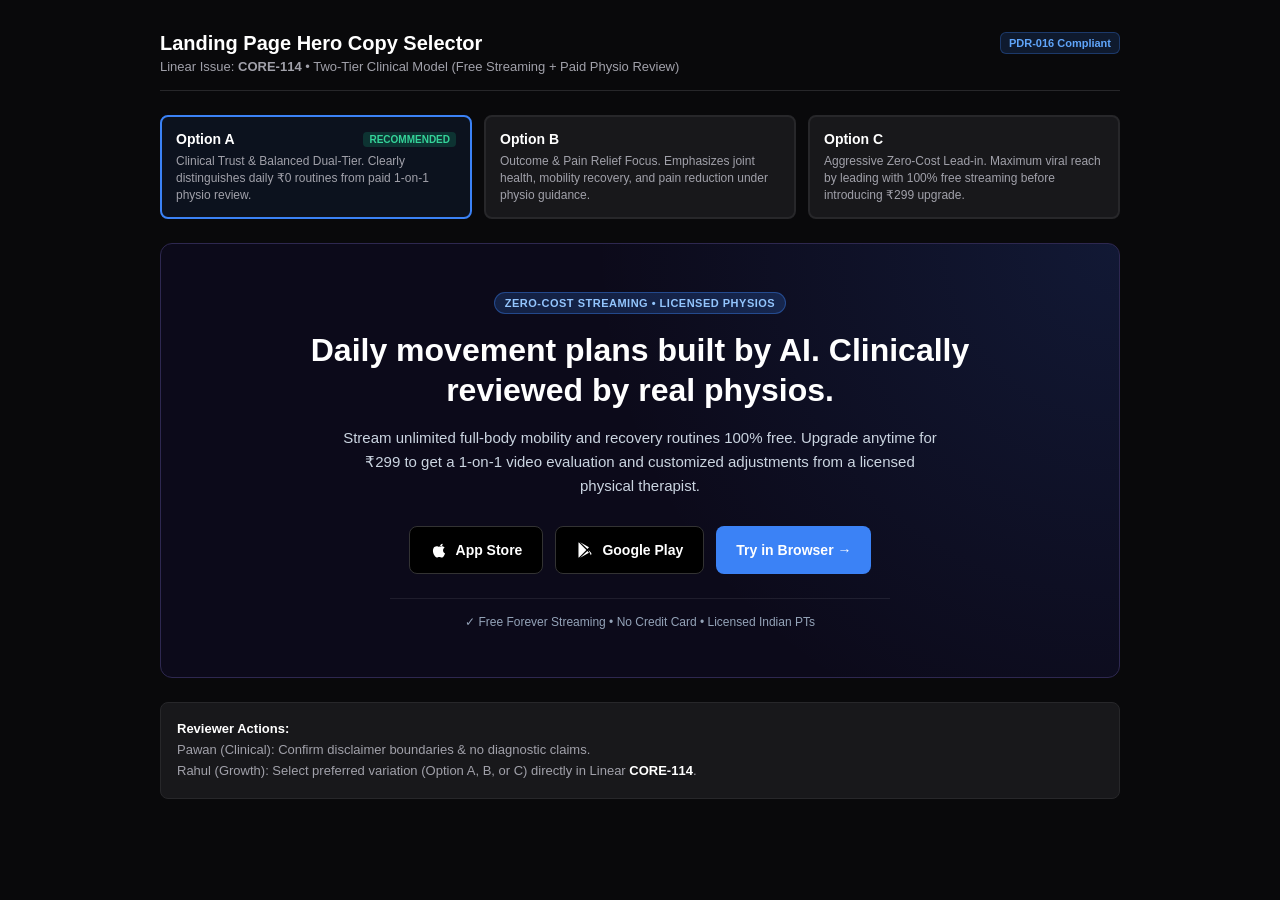
<file: docs/previews/core-114-hero-preview.html>
<!DOCTYPE html>
<html lang="en">
<head>
  <meta charset="UTF-8">
  <meta name="viewport" content="width=device-width, initial-scale=1.0">
  <title>CORE-114: Landing Hero Copy Review</title>
  <style>
    :root {
      --bg: #09090b;
      --card-bg: #18181b;
      --border: #27272a;
      --text: #fafafa;
      --muted: #a1a1aa;
      --primary: #3b82f6;
      --primary-hover: #2563eb;
      --accent-green: #10b981;
    }
    * { box-sizing: border-box; margin: 0; padding: 0; font-family: -apple-system, BlinkMacSystemFont, 'Segoe UI', Roboto, sans-serif; }
    body { background: var(--bg); color: var(--text); padding: 32px 16px; min-height: 100vh; }
    .container { max-width: 960px; margin: 0 auto; }
    
    header { margin-bottom: 24px; padding-bottom: 16px; border-bottom: 1px solid var(--border); display: flex; justify-content: space-between; align-items: flex-start; }
    .title { font-size: 20px; font-weight: 700; color: #fff; }
    .subtitle { font-size: 13px; color: var(--muted); margin-top: 4px; }
    .tag { font-size: 11px; font-weight: 600; padding: 4px 8px; border-radius: 6px; background: rgba(59, 130, 246, 0.15); color: #60a5fa; border: 1px solid rgba(59, 130, 246, 0.3); }

    .selector-grid { display: grid; grid-template-columns: repeat(3, 1fr); gap: 12px; margin-bottom: 24px; }
    @media(max-width: 720px) { .selector-grid { grid-template-columns: 1fr; } }
    
    .option-card { background: var(--card-bg); border: 2px solid var(--border); border-radius: 8px; padding: 14px; cursor: pointer; transition: all 0.15s ease; }
    .option-card:hover { border-color: #3f3f46; }
    .option-card.active { border-color: var(--primary); background: rgba(59, 130, 246, 0.08); }
    .option-header { display: flex; justify-content: space-between; align-items: center; margin-bottom: 6px; }
    .option-name { font-weight: 600; font-size: 14px; color: #fff; }
    .option-badge { font-size: 10px; font-weight: 700; padding: 2px 6px; border-radius: 4px; background: rgba(16, 185, 129, 0.2); color: #34d399; }
    .option-desc { font-size: 12px; color: var(--muted); line-height: 1.4; }

    /* Live Preview Section */
    .preview-frame {
      background: radial-gradient(circle at top right, rgba(59, 130, 246, 0.12), transparent 50%), #0c0a1a;
      border: 1px solid #2e2850;
      border-radius: 12px;
      padding: 48px 24px;
      text-align: center;
      margin-bottom: 24px;
    }
    .eyebrow { display: inline-block; background: rgba(59, 130, 246, 0.2); color: #93c5fd; font-size: 11px; font-weight: 600; padding: 4px 10px; border-radius: 20px; margin-bottom: 16px; border: 1px solid rgba(59, 130, 246, 0.4); text-transform: uppercase; letter-spacing: 0.5px; }
    .h1-text { font-size: 32px; font-weight: 800; line-height: 1.25; margin-bottom: 16px; color: #ffffff; max-width: 720px; margin-left: auto; margin-right: auto; }
    .sub-text { font-size: 15px; line-height: 1.6; color: #cbd5e1; max-width: 600px; margin-left: auto; margin-right: auto; margin-bottom: 28px; }
    
    .cta-row { display: flex; justify-content: center; gap: 12px; flex-wrap: wrap; margin-bottom: 24px; }
    .btn-cta { padding: 12px 20px; height: 48px; border-radius: 8px; font-weight: 600; font-size: 14px; display: inline-flex; align-items: center; justify-content: center; gap: 8px; text-decoration: none; border: none; cursor: default; }
    .btn-store { background: #000; color: #fff; border: 1px solid #333; }
    .btn-web { background: var(--primary); color: #fff; }
    .trust-bar { font-size: 12px; color: #94a3b8; padding-top: 16px; border-top: 1px solid rgba(255,255,255,0.08); max-width: 500px; margin: 0 auto; }

    .meta-box { background: var(--card-bg); border: 1px solid var(--border); border-radius: 8px; padding: 16px; font-size: 13px; line-height: 1.6; color: var(--muted); }
    .meta-box strong { color: #fff; }
  </style>
</head>
<body>

<div class="container">
  <header>
    <div>
      <div class="title">Landing Page Hero Copy Selector</div>
      <div class="subtitle">Linear Issue: <strong>CORE-114</strong> • Two-Tier Clinical Model (Free Streaming + Paid Physio Review)</div>
    </div>
    <span class="tag">PDR-016 Compliant</span>
  </header>

  <div class="selector-grid">
    <div class="option-card active" onclick="select(0)">
      <div class="option-header">
        <span class="option-name">Option A</span>
        <span class="option-badge">RECOMMENDED</span>
      </div>
      <p class="option-desc">Clinical Trust & Balanced Dual-Tier. Clearly distinguishes daily ₹0 routines from paid 1-on-1 physio review.</p>
    </div>

    <div class="option-card" onclick="select(1)">
      <div class="option-header">
        <span class="option-name">Option B</span>
      </div>
      <p class="option-desc">Outcome & Pain Relief Focus. Emphasizes joint health, mobility recovery, and pain reduction under physio guidance.</p>
    </div>

    <div class="option-card" onclick="select(2)">
      <div class="option-header">
        <span class="option-name">Option C</span>
      </div>
      <p class="option-desc">Aggressive Zero-Cost Lead-in. Maximum viral reach by leading with 100% free streaming before introducing ₹299 upgrade.</p>
    </div>
  </div>

  <div class="preview-frame">
    <div class="eyebrow" id="hero-eyebrow">Zero-Cost Streaming • Licensed Physios</div>
    <div class="h1-text" id="hero-h1">Daily movement plans built by AI. Clinically reviewed by real physios.</div>
    <div class="sub-text" id="hero-sub">Stream unlimited full-body mobility and recovery routines 100% free. Upgrade anytime for ₹299 to get a 1-on-1 video evaluation and customized adjustments from a licensed physical therapist.</div>

    <div class="cta-row">
      <div class="btn-cta btn-store">
        <svg width="18" height="18" viewBox="0 0 24 24" fill="currentColor"><path d="M18.71 19.5c-.83 1.24-1.71 2.45-3.05 2.47-1.34.03-1.77-.79-3.29-.79-1.53 0-2 .77-3.27.82-1.31.05-2.3-1.32-3.14-2.53C4.25 17 2.94 12.45 4.7 9.39c.87-1.52 2.43-2.48 4.12-2.51 1.28-.02 2.5.87 3.29.87.78 0 2.26-1.07 3.81-.91.65.03 2.47.26 3.64 1.98-.09.06-2.17 1.28-2.15 3.81.03 3.02 2.65 4.03 2.68 4.04-.03.07-.42 1.44-1.38 2.83M15.97 6.37c.61-.75 1.04-1.8 0.92-2.87-.93.04-2.03.63-2.69 1.41-.58.67-1.09 1.74-.96 2.78 1.04.08 2.09-.54 2.73-1.32z"/></svg>
        App Store
      </div>
      <div class="btn-cta btn-store">
        <svg width="18" height="18" viewBox="0 0 24 24" fill="currentColor"><path d="M3.609 1.814L13.792 12 3.61 22.186c-.198-.18-.31-.43-.31-.708V2.522c0-.278.112-.528.31-.708zM15.207 13.414l2.122 2.122-11.83 6.83 9.708-8.952zm0-2.828L5.499 1.634l11.83 6.83-2.122 2.122zm1.414 1.414l3.182 3.182c.49.49.79 1.16.79 1.89s-.3 1.4-.79 1.89l-3.182-6.964z"/></svg>
        Google Play
      </div>
      <div class="btn-cta btn-web">Try in Browser &rarr;</div>
    </div>

    <div class="trust-bar" id="hero-trust">
      ✓ Free Forever Streaming • No Credit Card • Licensed Indian PTs
    </div>
  </div>

  <div class="meta-box">
    <strong>Reviewer Actions:</strong>
    <p>Pawan (Clinical): Confirm disclaimer boundaries & no diagnostic claims.</p>
    <p>Rahul (Growth): Select preferred variation (Option A, B, or C) directly in Linear <strong>CORE-114</strong>.</p>
  </div>
</div>

<script>
  const options = [
    {
      eyebrow: "Zero-Cost Streaming • Licensed Physios",
      h1: "Daily movement plans built by AI. Clinically reviewed by real physios.",
      sub: "Stream unlimited full-body mobility and recovery routines 100% free. Upgrade anytime for ₹299 to get a 1-on-1 video evaluation and customized adjustments from a licensed physical therapist.",
      trust: "✓ Free Forever Streaming • No Credit Card • Licensed Indian PTs"
    },
    {
      eyebrow: "Evidence-Based Mobility • Certified Doctors",
      h1: "Move without pain. Guided by India's best physiotherapists.",
      sub: "Access hundreds of certified rehab routines for posture, back, and joint health completely free. Connect directly with an experienced physio for ₹299 whenever you need customized care.",
      trust: "✓ Clinically Proven Protocols • 100% Free Exercises • ₹299 Consult Upgrade"
    },
    {
      eyebrow: "Free Guided Exercises • Zero Paywalls",
      h1: "Free exercise routines tailored to you. Your licensed physio is one click away.",
      sub: "Get daily exercise plans adapted to your body every morning at ₹0. When you need expert eyes on your injury or form, get a 1-on-1 teleconsultation and 30 days of direct chat with a licensed physio for ₹299.",
      trust: "✓ Zero-Cost Guided Exercises • 1-on-1 Clinician Verification • Web, iOS & Android"
    }
  ];

  function select(index) {
    document.querySelectorAll('.option-card').forEach((card, i) => {
      card.classList.toggle('active', i === index);
    });
    const opt = options[index];
    document.getElementById('hero-eyebrow').innerText = opt.eyebrow;
    document.getElementById('hero-h1').innerText = opt.h1;
    document.getElementById('hero-sub').innerText = opt.sub;
    document.getElementById('hero-trust').innerText = opt.trust;
  }
</script>
</body>
</html>
</file>
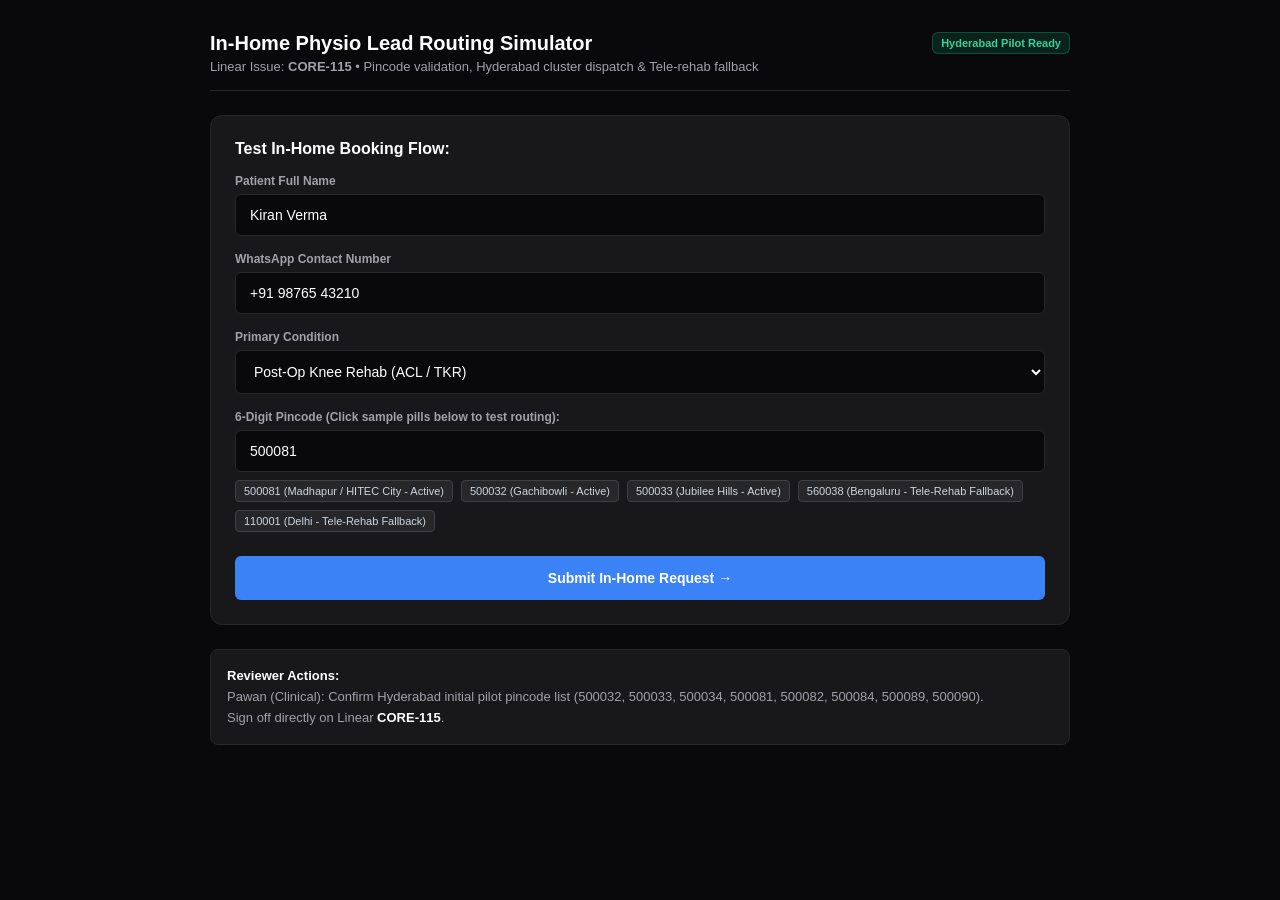
<file: docs/previews/core-115-pincode-preview.html>
<!DOCTYPE html>
<html lang="en">
<head>
  <meta charset="UTF-8">
  <meta name="viewport" content="width=device-width, initial-scale=1.0">
  <title>CORE-115: In-Home Lead & Pincode Routing Preview</title>
  <style>
    :root {
      --bg: #09090b;
      --card-bg: #18181b;
      --border: #27272a;
      --text: #fafafa;
      --muted: #a1a1aa;
      --primary: #3b82f6;
      --primary-hover: #2563eb;
      --accent-green: #10b981;
      --accent-amber: #f59e0b;
    }
    * { box-sizing: border-box; margin: 0; padding: 0; font-family: -apple-system, BlinkMacSystemFont, 'Segoe UI', Roboto, sans-serif; }
    body { background: var(--bg); color: var(--text); padding: 32px 16px; min-height: 100vh; }
    .container { max-width: 860px; margin: 0 auto; }
    
    header { margin-bottom: 24px; padding-bottom: 16px; border-bottom: 1px solid var(--border); display: flex; justify-content: space-between; align-items: flex-start; }
    .title { font-size: 20px; font-weight: 700; color: #fff; }
    .subtitle { font-size: 13px; color: var(--muted); margin-top: 4px; }
    .tag { font-size: 11px; font-weight: 600; padding: 4px 8px; border-radius: 6px; background: rgba(16, 185, 129, 0.15); color: #34d399; border: 1px solid rgba(16, 185, 129, 0.3); }

    .card { background: var(--card-bg); border: 1px solid var(--border); border-radius: 12px; padding: 24px; margin-bottom: 24px; }
    .card h3 { font-size: 16px; font-weight: 600; margin-bottom: 16px; color: #fff; }

    .form-group { margin-bottom: 16px; }
    label { display: block; font-size: 12px; font-weight: 600; color: var(--muted); margin-bottom: 6px; }
    input, select { width: 100%; padding: 12px 14px; background: #09090b; border: 1px solid var(--border); border-radius: 6px; color: #fff; font-size: 14px; }
    input:focus, select:focus { outline: none; border-color: var(--primary); }

    .pills { display: flex; gap: 8px; margin-top: 8px; flex-wrap: wrap; }
    .pill { font-size: 11px; padding: 4px 8px; border-radius: 4px; background: #27272a; color: #cbd5e1; cursor: pointer; border: 1px solid #3f3f46; }
    .pill:hover { background: #3f3f46; color: #fff; }

    .btn-submit { width: 100%; padding: 14px; background: var(--primary); color: #fff; border: none; border-radius: 6px; font-weight: 600; cursor: pointer; font-size: 14px; margin-top: 8px; }
    .btn-submit:hover { background: var(--primary-hover); }

    .result-box { display: none; padding: 16px; border-radius: 8px; font-size: 13px; line-height: 1.5; margin-top: 16px; }
    .result-success { background: rgba(16, 185, 129, 0.1); border: 1px solid var(--accent-green); color: #34d399; }
    .result-fallback { background: rgba(245, 158, 11, 0.1); border: 1px solid var(--accent-amber); color: #fbbf24; }

    .meta-box { background: var(--card-bg); border: 1px solid var(--border); border-radius: 8px; padding: 16px; font-size: 13px; line-height: 1.6; color: var(--muted); }
    .meta-box strong { color: #fff; }
  </style>
</head>
<body>

<div class="container">
  <header>
    <div>
      <div class="title">In-Home Physio Lead Routing Simulator</div>
      <div class="subtitle">Linear Issue: <strong>CORE-115</strong> • Pincode validation, Hyderabad cluster dispatch & Tele-rehab fallback</div>
    </div>
    <span class="tag">Hyderabad Pilot Ready</span>
  </header>

  <div class="card">
    <h3>Test In-Home Booking Flow:</h3>
    <form id="leadForm" onsubmit="handleTest(event)">
      <div class="form-group">
        <label>Patient Full Name</label>
        <input type="text" id="patientName" value="Kiran Verma" required>
      </div>

      <div class="form-group">
        <label>WhatsApp Contact Number</label>
        <input type="tel" id="patientPhone" value="+91 98765 43210" required>
      </div>

      <div class="form-group">
        <label>Primary Condition</label>
        <select id="condition">
          <option>Post-Op Knee Rehab (ACL / TKR)</option>
          <option>Severe Lower Back Pain / Sciatica</option>
          <option>Stroke Rehabilitation / Neuro</option>
          <option>Elderly Fall Prevention & Gait</option>
        </select>
      </div>

      <div class="form-group">
        <label>6-Digit Pincode (Click sample pills below to test routing):</label>
        <input type="text" id="pincode" value="500081" maxlength="6" required>
        <div class="pills">
          <span class="pill" onclick="setPincode('500081')">500081 (Madhapur / HITEC City - Active)</span>
          <span class="pill" onclick="setPincode('500032')">500032 (Gachibowli - Active)</span>
          <span class="pill" onclick="setPincode('500033')">500033 (Jubilee Hills - Active)</span>
          <span class="pill" onclick="setPincode('560038')">560038 (Bengaluru - Tele-Rehab Fallback)</span>
          <span class="pill" onclick="setPincode('110001')">110001 (Delhi - Tele-Rehab Fallback)</span>
        </div>
      </div>

      <button type="submit" class="btn-submit">Submit In-Home Request &rarr;</button>
    </form>

    <div id="resultSuccess" class="result-box result-success">
      <strong>✓ Cluster Match: Hyderabad West (Madhapur / Gachibowli)</strong><br>
      A certified Moovv in-home physical therapist is active in this pincode.<br>
      <em>Dispatch Action:</em> Notion CRM lead created + Google Chat alert pushed to Operations. Patient routed to priority clinician WhatsApp scheduling.
    </div>

    <div id="resultFallback" class="result-box result-fallback">
      <strong>⚠️ Outside In-Home Pilot Zone</strong><br>
      In-home visits are currently limited to Hyderabad. We have instantly qualified you for <strong>1-on-1 Tele-Rehab with video movement analysis</strong>.<br>
      <em>Dispatch Action:</em> Logged in Notion waitlist + instant link to book a ₹299 virtual tele-consult.
    </div>
  </div>

  <div class="meta-box">
    <strong>Reviewer Actions:</strong>
    <p>Pawan (Clinical): Confirm Hyderabad initial pilot pincode list (500032, 500033, 500034, 500081, 500082, 500084, 500089, 500090).</p>
    <p>Sign off directly on Linear <strong>CORE-115</strong>.</p>
  </div>
</div>

<script>
  const activePincodes = ['500032', '500033', '500034', '500081', '500082', '500084', '500089', '500090'];

  function setPincode(pin) {
    document.getElementById('pincode').value = pin;
  }

  function handleTest(e) {
    e.preventDefault();
    const pin = document.getElementById('pincode').value.trim();
    const isServiceable = activePincodes.includes(pin);

    document.getElementById('resultSuccess').style.display = isServiceable ? 'block' : 'none';
    document.getElementById('resultFallback').style.display = !isServiceable ? 'block' : 'none';
  }
</script>
</body>
</html>
</file>
